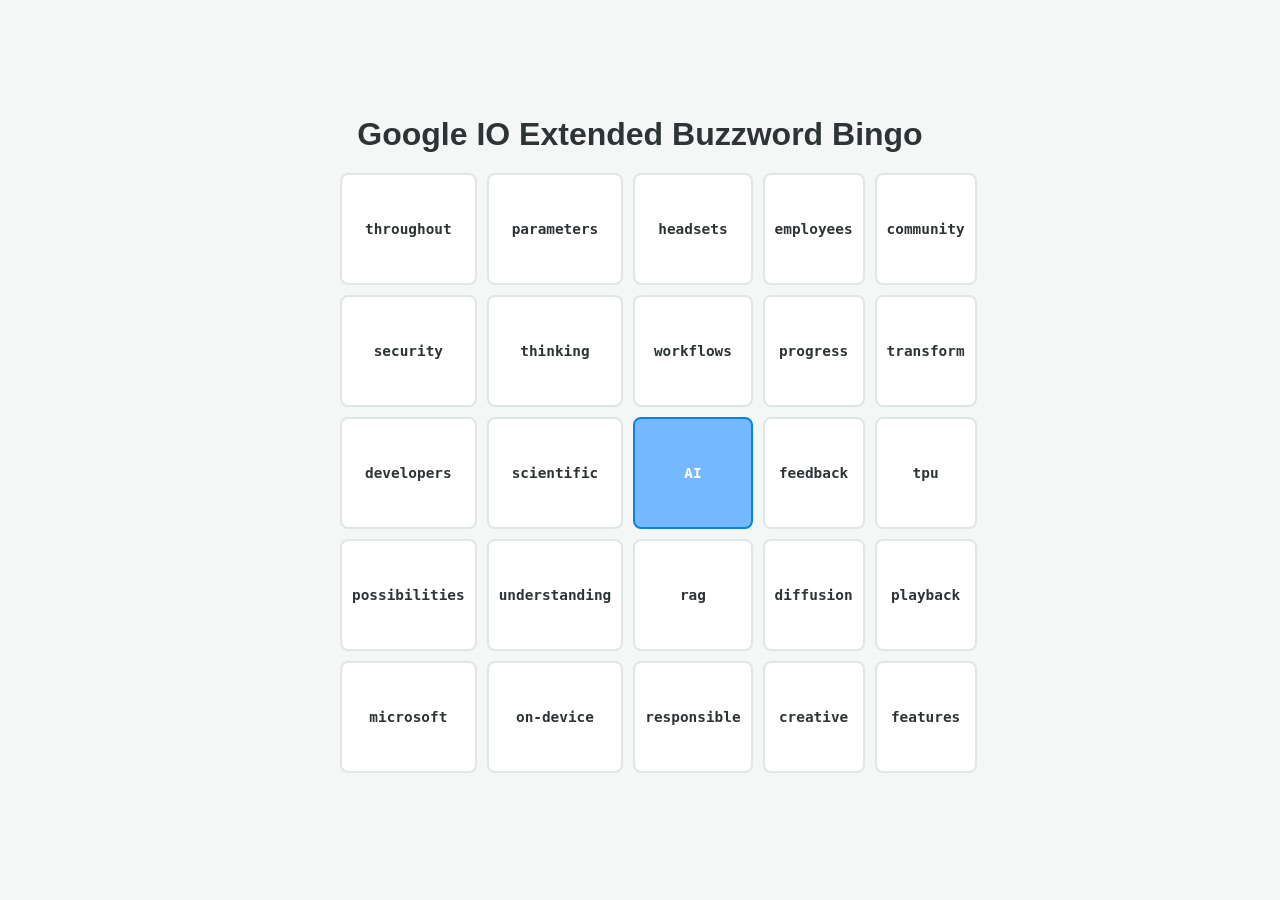
<file: io/2026/index.html>
<!DOCTYPE html>
<html lang="en">
<head>
    <meta charset="UTF-8">
    <meta name="viewport" content="width=device-width, initial-scale=1.0">
    <title>Google IO Extended - Buzzword Bingo</title>
    <link rel="stylesheet" href="buzz.css">
</head>
<body>
    <h1>Google IO Extended Buzzword Bingo</h1>
    <tt id="debug"/>

    <div class="bingo-grid" id="grid"></div>

    <div id="bingo-modal">
        <div class="modal-content">
            <h2 style="font-size: 3rem; color: #6c5ce7; margin: 0;">BINGO!</h2>
            <p>You've have a BINGO!</p>
	    <ul>
		<li>🏆Shout 'BINGO'🏆</li>
		<li>Go to the organizers</li>
		<li>Show this page and</li>
		<li>Get your prize (limited supply)</li>
	    </ul>
	    </p>
            <button onclick="closeModal()">Play Again</button>
        </div>
    </div>

    <!-- Include *optional* speech recognition support -->
    <p></p>
    <div class="controls" style="margin-bottom: 20px; display: flex; justify-content: center;">
        <button id="voiceBtn" class="btn-start" style="display: none; padding: 12px 24px; background-color: #6c5ce7; color: white; border: none; font-size: 1rem; border-radius: 8px; font-weight: bold; cursor: pointer; transition: background-color 0.2s;">🎤 Start Listening</button>
    </div>
    <div id="bingoBotLink" style="display: none; margin-top: 30px; margin-bottom: 20px; font-size: 0.9rem; color: #636e72; text-align: center;">
        Need a bot that plays bingo? Check out <a href="https://lucasrangit.github.io/BingoBot/" target="_blank" style="color: #6c5ce7; text-decoration: none; font-weight: bold;">BingoBot</a>.
    </div>
    <script src="https://lucasrangit.github.io/BingoBot/speech.js"></script>

    <script src="bingo.js"></script>
</body>
</html>
</file>
<file: io/2026/buzz.css>
:root {
	--bg-color: #f4f7f6;
        --cell-bg: #ffffff;
        --cell-border: #dfe6e9;
	--cell-active: #74b9ff;
        --text-color: #2d3436;
        --bingo-color: #6c5ce7;
}

body {
        font-family: 'Segoe UI', Tahoma, Geneva, Verdana, sans-serif;
        background-color: var(--bg-color);
        color: var(--text-color);
        display: flex;
        flex-direction: column;
        align-items: center;
        justify-content: center;
        min-height: 100vh;
        margin: 0;
}

h1 { 
	margin-bottom: 20px; 
}

.bingo-grid {
        display: grid;
        grid-template-columns: repeat(5, 1fr);
        grid-template-rows: repeat(5, 1fr);
        gap: 10px;
        width: 90vw;
        max-width: 600px;
        aspect-ratio: 1/1;
}

.cell {
        background-color: var(--cell-bg);
        border: 2px solid var(--cell-border);
        border-radius: 8px;
        display: flex;
        align-items: center;
        justify-content: center;
        text-align: center;
        padding: 10px;
        font-weight: bold;
        font-size: 0.9rem;
        cursor: pointer;
        transition: all 0.2s ease;
        user-select: none;
        overflow-wrap: break-word;
}

.cell:hover {
        transform: scale(1.02);
        border-color: var(--cell-active);
}

.cell.active {
        background-color: var(--cell-active);
        color: white;
        border-color: #0984e3;
}

.cell.free-space {
        background-color: #ffeaa7;
        border-color: #fdcb6e;
}

#bingo-modal {
        display: none;
        position: fixed;
        top: 0;
	left: 0;
	width: 100%;
	height: 100%;
        background: rgba(0, 0, 0, 0.7);
        justify-content: center;
        align-items: center;
        z-index: 100;
}

.modal-content {
        background: white;
        padding: 40px;
        border-radius: 20px;
        text-align: center;
        box-shadow: 0 10px 30px rgba(0, 0, 0, 0.3);
        animation: pop 0.4s cubic-bezier(0.175, 0.885, 0.32, 1.275);
}

@keyframes pop {
        from {
        	transform: scale(0);
        }
        to {
                transform: scale(1);
        }
}

button {
        background-color: var(--cell-bg);
        border: 2px solid var(--cell-border);
        border-radius: 8px;
        display: flex;
        align-items: center;
        justify-content: center;
        text-align: center;
        padding: 10px;
        font-weight: bold;
        font-size: 0.9rem;
        cursor: pointer;
        transition: all 0.2s ease;
        user-select: none;
        overflow-wrap: break-word;
}
</file>
